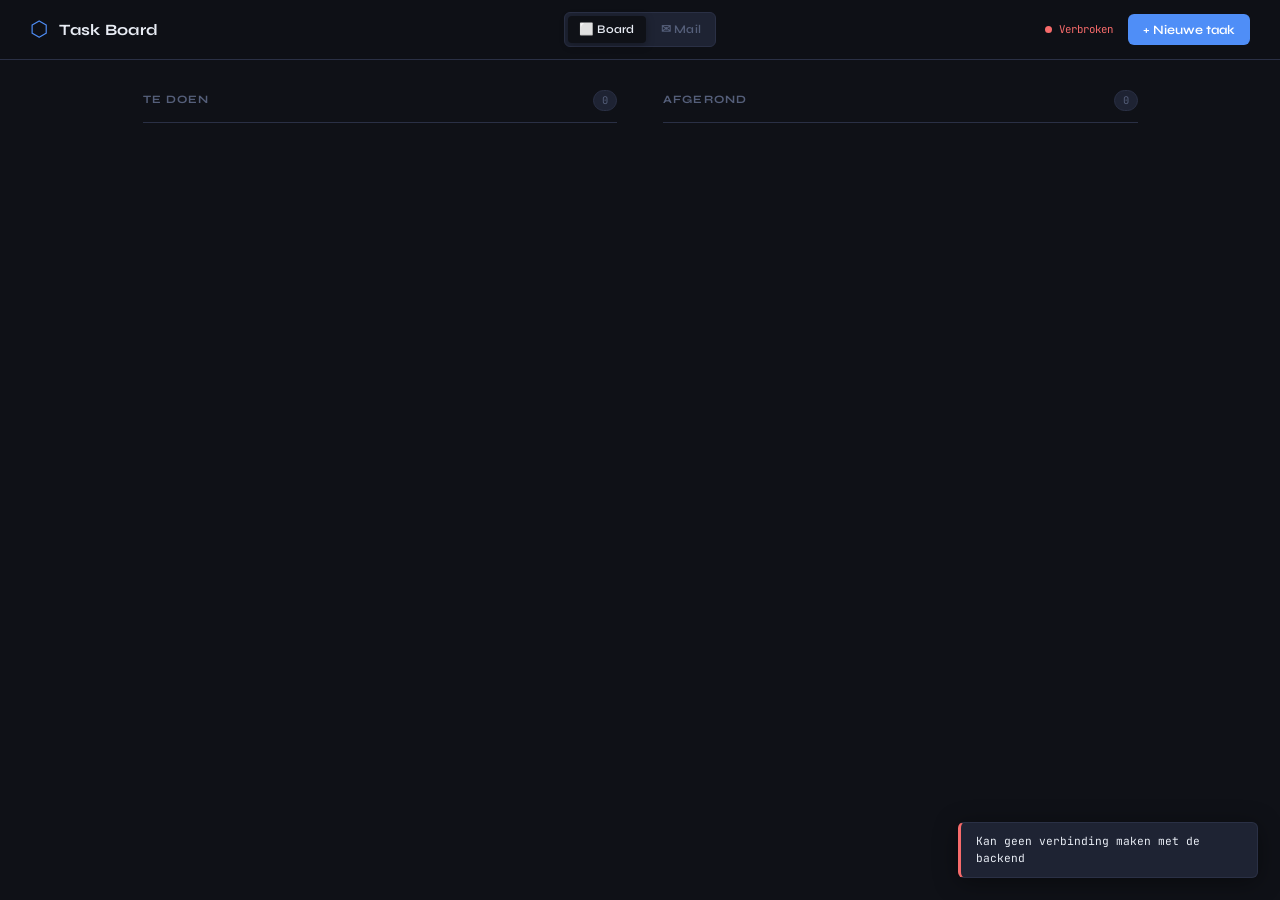
<file: frontend/index.html>
<!DOCTYPE html>
<html lang="nl">

<head>
    <meta charset="UTF-8" />
    <meta name="viewport" content="width=device-width, initial-scale=1.0" />
    <title>Task Board</title>
    <link rel="preconnect" href="https://fonts.googleapis.com" />
    <link rel="preconnect" href="https://fonts.gstatic.com" crossorigin />
    <link
        href="https://fonts.googleapis.com/css2?family=Syne:wght@400;600;700;800&family=JetBrains+Mono:wght@400;500&display=swap"
        rel="stylesheet" />
    <link rel="stylesheet" href="style.css" />
</head>

<body>
    <!-- Header -->
    <header class="header">
        <div class="header-left">
            <span class="logo">⬡</span>
            <h1 class="header-title">Task Board</h1>
        </div>

        <!-- Navigatie tussen Board en Mail -->
        <nav class="nav" aria-label="Paginanavigatie">
            <a href="index.html" class="nav-link active">⬜ Board</a>
            <a href="mail.html" class="nav-link">✉ Mail</a>
        </nav>

        <div class="header-right">
            <div class="ws-indicator" id="ws-indicator">
                <span class="ws-dot"></span>
                <span class="ws-label" id="ws-label">Verbinden…</span>
            </div>
            <button class="btn-primary" id="btn-new-task">+ Nieuwe taak</button>
        </div>
    </header>

    <!-- Main columns -->
    <main class="board">
        <section class="column" id="col-todo">
            <div class="column-header">
                <span class="column-title">Te doen</span>
                <span class="column-count" id="count-todo">0</span>
            </div>
            <div class="task-list" id="list-todo"></div>
        </section>

        <div class="column-divider"></div>

        <section class="column" id="col-done">
            <div class="column-header">
                <span class="column-title">Afgerond</span>
                <span class="column-count" id="count-done">0</span>
            </div>
            <div class="task-list" id="list-done"></div>
        </section>
    </main>

    <!-- Empty state -->
    <div class="empty-state hidden" id="empty-state">
        <span class="empty-icon">◫</span>
        <p>Geen taken. Maak er een aan.</p>
    </div>

    <!-- Modal -->
    <div class="modal-backdrop hidden" id="modal-backdrop">
        <div class="modal" role="dialog" aria-modal="true" aria-labelledby="modal-title">
            <div class="modal-header">
                <h2 class="modal-title" id="modal-title">Nieuwe taak</h2>
                <button class="modal-close" id="modal-close" aria-label="Sluiten">✕</button>
            </div>
            <div class="modal-body">
                <div class="field">
                    <label class="field-label" for="input-title">Titel <span class="required">*</span></label>
                    <input class="field-input" id="input-title" type="text" placeholder="Wat moet er gebeuren?"
                        autocomplete="off" />
                </div>
                <div class="field">
                    <label class="field-label" for="input-location">Locatie</label>
                    <input class="field-input" id="input-location" type="text" placeholder="Bijv. Gent, Leuven…"
                        autocomplete="off" />
                    <span class="field-hint" id="weather-hint"></span>
                </div>
                <div class="field">
                    <label class="field-label" for="input-deadline">Deadline</label>
                    <input class="field-input" id="input-deadline" type="datetime-local" />
                    <button class="clear-btn" id="btn-clear-deadline" type="button">Verwijder deadline</button>
                </div>
                <div class="field" id="field-status" style="display:none">
                    <label class="field-label" for="input-status">Status</label>
                    <select class="field-input" id="input-status">
                        <option value="todo">Te doen</option>
                        <option value="done">Afgerond</option>
                    </select>
                </div>
            </div>
            <div class="modal-footer">
                <span class="modal-error" id="modal-error"></span>
                <button class="btn-ghost" id="btn-cancel">Annuleer</button>
                <button class="btn-primary" id="btn-save">Opslaan</button>
            </div>
        </div>
    </div>

    <!-- Conflict modal -->
    <div class="modal-backdrop hidden" id="conflict-backdrop">
        <div class="modal modal-sm" role="alertdialog">
            <div class="modal-header">
                <h2 class="modal-title">⚡ Versieconflict</h2>
            </div>
            <div class="modal-body">
                <p class="conflict-text">
                    Deze taak werd gewijzigd door een ander kanaal terwijl jij hem aan het bewerken was.<br />
                    De pagina is bijgewerkt met de laatste versie.
                </p>
            </div>
            <div class="modal-footer">
                <button class="btn-primary" id="btn-conflict-ok">Begrepen</button>
            </div>
        </div>
    </div>

    <!-- Toast container -->
    <div class="toast-container" id="toast-container"></div>

    <script src="app.js"></script>
</body>

</html>
</file>
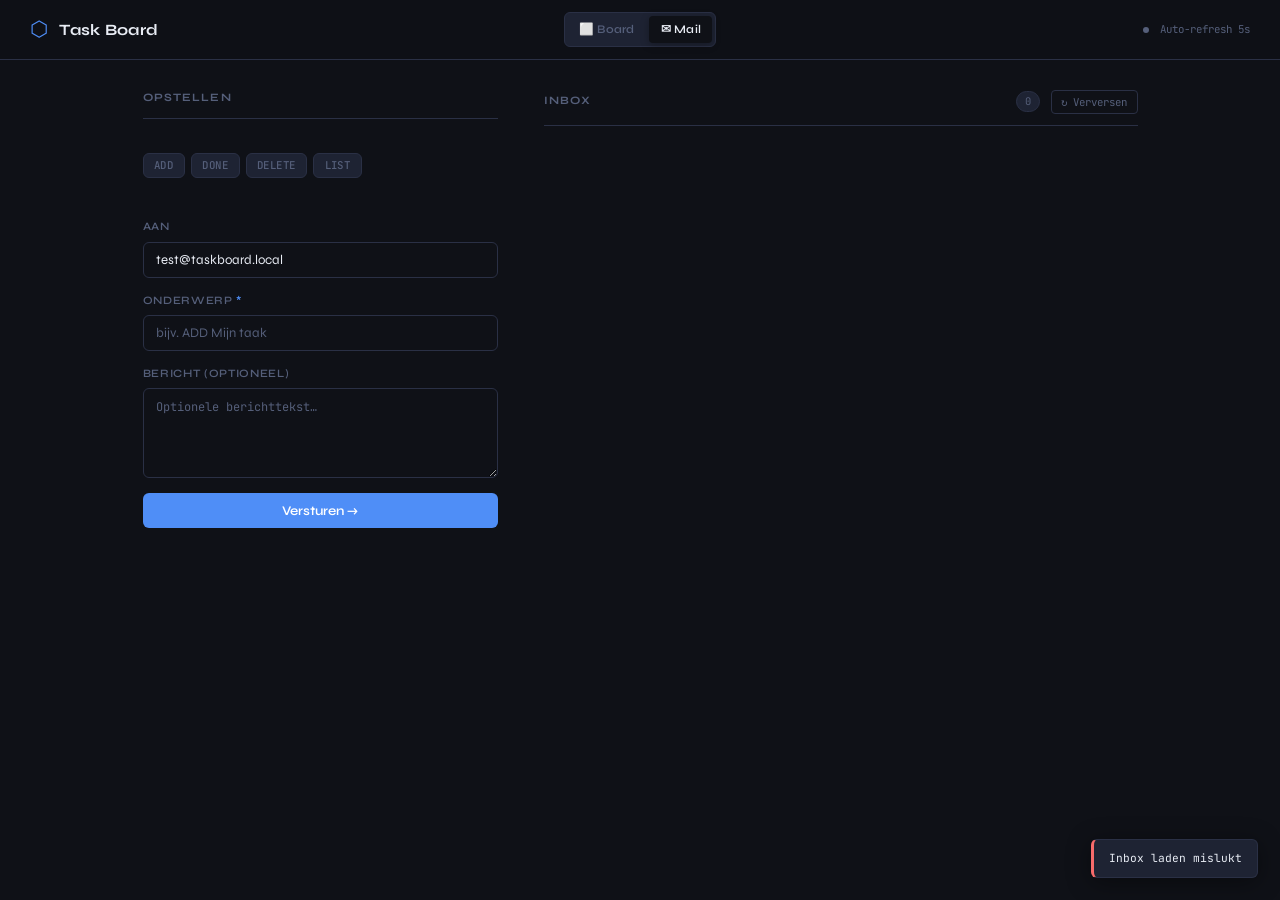
<file: frontend/mail.html>
<!DOCTYPE html>
<html lang="nl">

<head>
    <meta charset="UTF-8" />
    <meta name="viewport" content="width=device-width, initial-scale=1.0" />
    <title>Task Board - Mail</title>
    <link rel="preconnect" href="https://fonts.googleapis.com" />
    <link rel="preconnect" href="https://fonts.gstatic.com" crossorigin />
    <link
        href="https://fonts.googleapis.com/css2?family=Syne:wght@400;600;700;800&family=JetBrains+Mono:wght@400;500&display=swap"
        rel="stylesheet" />
    <link rel="stylesheet" href="style.css" />
    <style>
        /* ===========================
       Mail layout (two-column)
       =========================== */
        .mail-layout {
            display: grid;
            grid-template-columns: 400px 1px 1fr;
            gap: 0;
            max-width: 1100px;
            margin: 0 auto;
            padding: 2rem 2rem 4rem;
            min-height: calc(100vh - 60px);
        }

        /* ===========================
       Panel (shared)
       =========================== */
        .panel {
            padding: 0 1.5rem;
        }

        .panel-header {
            display: flex;
            align-items: center;
            gap: 0.75rem;
            margin-bottom: 1.25rem;
            padding-bottom: 0.75rem;
            border-bottom: 1px solid var(--border);
        }

        .panel-title {
            font-size: 0.75rem;
            font-weight: 700;
            text-transform: uppercase;
            letter-spacing: 0.1em;
            color: var(--text-3);
            flex: 1;
        }

        .inbox-count {
            font-family: var(--font-mono);
            font-size: 0.7rem;
            background: var(--surface-2);
            color: var(--text-3);
            padding: 0.1rem 0.45rem;
            border-radius: 20px;
            border: 1px solid var(--border);
            min-width: 24px;
            text-align: center;
        }

        /* ===========================
       Compose panel
       =========================== */
        .compose-panel {
            display: flex;
            flex-direction: column;
            gap: 1rem;
        }

        /* Quick-command shortcut buttons */
        .cmd-row {
            display: flex;
            gap: 0.4rem;
            flex-wrap: wrap;
        }

        .cmd-btn {
            background: var(--surface-2);
            border: 1px solid var(--border);
            color: var(--text-3);
            padding: 0.3rem 0.7rem;
            border-radius: var(--radius-sm);
            font-family: var(--font-mono);
            font-size: 0.72rem;
            font-weight: 500;
            cursor: pointer;
            transition: border-color var(--transition), color var(--transition), background var(--transition);
            letter-spacing: 0.04em;
        }

        .cmd-btn:hover {
            border-color: var(--accent);
            color: var(--accent);
            background: var(--accent-dim);
        }

        /* Command syntax hint */
        .cmd-hint {
            font-family: var(--font-mono);
            font-size: 0.7rem;
            color: var(--green);
            min-height: 1.1em;
            transition: color var(--transition);
        }

        /* Body textarea override */
        textarea.field-input {
            resize: vertical;
            min-height: 90px;
            font-family: var(--font-mono);
            font-size: 0.8rem;
            line-height: 1.6;
        }

        /* Send button full width */
        #btn-send {
            width: 100%;
            padding: 0.65rem 1rem;
            font-size: 0.88rem;
        }

        #btn-send:disabled {
            opacity: 0.5;
            cursor: not-allowed;
            transform: none;
        }

        .send-error {
            font-family: var(--font-mono);
            font-size: 0.72rem;
            color: var(--red);
            min-height: 1em;
        }

        /* ===========================
       Inbox panel
       =========================== */
        .inbox-panel {
            display: flex;
            flex-direction: column;
            gap: 0;
        }

        .last-update {
            font-family: var(--font-mono);
            font-size: 0.68rem;
            color: var(--text-3);
            margin-bottom: 1rem;
            min-height: 1em;
        }

        .btn-refresh {
            font-family: var(--font-mono);
            font-size: 0.72rem;
            padding: 0.25rem 0.6rem;
            border-radius: 4px;
            background: transparent;
            border: 1px solid var(--border);
            color: var(--text-3);
            cursor: pointer;
            transition: border-color var(--transition), color var(--transition);
        }

        .btn-refresh:hover {
            border-color: var(--border-hover);
            color: var(--text-2);
        }

        .mail-list {
            display: flex;
            flex-direction: column;
            gap: 0.5rem;
        }

        /* ===========================
       Mail card
       =========================== */
        .mail-card {
            background: var(--surface);
            border: 1px solid var(--border);
            border-radius: var(--radius);
            overflow: hidden;
            transition: border-color var(--transition);
        }

        .mail-card.is-new {
            animation: card-in 200ms ease both;
        }

        @keyframes card-in {
            from {
                opacity: 0;
                transform: translateY(4px);
            }

            to {
                opacity: 1;
                transform: translateY(0);
            }
        }

        .mail-card:hover {
            border-color: var(--border-hover);
        }

        /* Command = subtle accent left border */
        .mail-card.command {
            border-left: 3px solid var(--accent-dim);
        }

        /* Reply  = subtle green left border */
        .mail-card.reply {
            border-left: 3px solid var(--green-dim);
        }

        .mail-card-header {
            padding: 0.75rem 1rem;
            cursor: pointer;
            user-select: none;
            display: flex;
            flex-direction: column;
            gap: 0.35rem;
        }

        .mail-card-top {
            display: flex;
            align-items: center;
            gap: 0.5rem;
            min-width: 0;
        }

        .mail-type-badge {
            flex-shrink: 0;
            font-family: var(--font-mono);
            font-size: 0.63rem;
            font-weight: 500;
            padding: 0.1rem 0.45rem;
            border-radius: 4px;
            letter-spacing: 0.04em;
        }

        .mail-type-badge.command {
            background: var(--accent-dim);
            color: var(--accent);
            border: 1px solid rgba(79, 142, 247, 0.2);
        }

        .mail-type-badge.reply {
            background: var(--green-dim);
            color: var(--green);
            border: 1px solid rgba(62, 207, 142, 0.2);
        }

        .mail-subject {
            font-size: 0.88rem;
            font-weight: 600;
            color: var(--text);
            white-space: nowrap;
            overflow: hidden;
            text-overflow: ellipsis;
            flex: 1;
            min-width: 0;
        }

        .mail-meta {
            display: flex;
            align-items: center;
            gap: 0.75rem;
        }

        .mail-from {
            font-family: var(--font-mono);
            font-size: 0.68rem;
            color: var(--text-3);
            flex: 1;
            white-space: nowrap;
            overflow: hidden;
            text-overflow: ellipsis;
        }

        .mail-date {
            font-family: var(--font-mono);
            font-size: 0.65rem;
            color: var(--text-3);
            white-space: nowrap;
            flex-shrink: 0;
        }

        .mail-expand-icon {
            font-size: 0.7rem;
            color: var(--text-3);
            transition: transform var(--transition);
            flex-shrink: 0;
        }

        .mail-card.expanded .mail-expand-icon {
            transform: rotate(180deg);
        }

        /* Collapsed body: hidden */
        .mail-card-body {
            display: none;
            padding: 0 1rem 0.85rem;
            border-top: 1px solid var(--border);
        }

        .mail-card.expanded .mail-card-body {
            display: block;
        }

        .mail-body {
            font-family: var(--font-mono);
            font-size: 0.75rem;
            color: var(--text-2);
            line-height: 1.7;
            white-space: pre-wrap;
            word-break: break-word;
            padding-top: 0.75rem;
        }

        .mail-body-empty {
            color: var(--text-3);
            font-style: italic;
        }

        /* ===========================
       Polling indicator
       =========================== */
        .poll-dot {
            display: inline-block;
            width: 6px;
            height: 6px;
            border-radius: 50%;
            background: var(--text-3);
            margin-right: 0.3rem;
            vertical-align: middle;
            transition: background 0.2s;
        }

        .poll-dot.active {
            background: var(--green);
            box-shadow: 0 0 5px var(--green);
        }

        /* ===========================
       Responsive
       =========================== */
        @media (max-width: 760px) {
            .mail-layout {
                grid-template-columns: 1fr;
                grid-template-rows: auto 1px auto;
                padding: 1.25rem 1rem 3rem;
            }

            .panel {
                padding: 0;
            }

            .column-divider {
                margin: 1.5rem 0;
                height: 1px;
                width: 100%;
            }

            .header-title {
                display: none;
            }
        }
    </style>
</head>

<body>
    <!-- Header -->
    <header class="header">
        <div class="header-left">
            <span class="logo">⬡</span>
            <h1 class="header-title">Task Board</h1>
        </div>
        <nav class="nav" aria-label="Paginanavigatie">
            <a href="index.html" class="nav-link">⬜ Board</a>
            <a href="mail.html" class="nav-link active">✉ Mail</a>
        </nav>
        <div class="header-right">
            <span class="ws-indicator" id="poll-indicator">
                <span class="poll-dot" id="poll-dot"></span>
                <span class="ws-label" id="poll-label"
                    style="font-family: var(--font-mono); font-size: 0.72rem; color: var(--text-3);">Laden…</span>
            </span>
        </div>
    </header>

    <!-- Mail layout -->
    <main class="mail-layout">

        <!-- LEFT: Compose -->
        <section class="panel compose-panel" aria-label="E-mail opstellen">
            <div class="panel-header">
                <span class="panel-title">Opstellen</span>
            </div>

            <!-- Quick-command shortcuts -->
            <div class="cmd-row" role="group" aria-label="Snelcommando's">
                <button class="cmd-btn" data-cmd="ADD ">ADD</button>
                <button class="cmd-btn" data-cmd="DONE ">DONE</button>
                <button class="cmd-btn" data-cmd="DELETE ">DELETE</button>
                <button class="cmd-btn" data-cmd="LIST">LIST</button>
            </div>

            <!-- Hint -->
            <div class="cmd-hint" id="cmd-hint" aria-live="polite"></div>

            <!-- Fields -->
            <div class="field">
                <label class="field-label" for="input-to">Aan</label>
                <input class="field-input" id="input-to" type="email" value="test@taskboard.local"
                    autocomplete="off" />
            </div>

            <div class="field">
                <label class="field-label" for="input-subject">
                    Onderwerp <span class="required">*</span>
                </label>
                <input class="field-input" id="input-subject" type="text" placeholder="bijv. ADD Mijn taak"
                    autocomplete="off" />
            </div>

            <div class="field">
                <label class="field-label" for="input-body">Bericht (optioneel)</label>
                <textarea class="field-input" id="input-body" placeholder="Optionele berichttekst…"></textarea>
            </div>

            <button class="btn-primary" id="btn-send">Versturen →</button>
            <span class="send-error" id="send-error" role="alert"></span>
        </section>

        <!-- Divider -->
        <div class="column-divider" aria-hidden="true"></div>

        <!-- RIGHT: Inbox -->
        <section class="panel inbox-panel" aria-label="Inbox">
            <div class="panel-header">
                <span class="panel-title">Inbox</span>
                <span class="inbox-count" id="inbox-count" aria-label="Aantal berichten">0</span>
                <button class="btn-refresh" id="btn-refresh" title="Verversen">↻ Verversen</button>
            </div>

            <div class="last-update" id="last-update" aria-live="polite"></div>

            <div class="mail-list" id="mail-list" role="list"></div>

            <div class="empty-state hidden" id="inbox-empty" aria-live="polite">
                <span class="empty-icon">✉</span>
                <p>Geen berichten. Verstuur een commando om te beginnen.</p>
            </div>
        </section>

    </main>

    <!-- Toast container -->
    <div class="toast-container" id="toast-container" aria-live="polite"></div>

    <script src="mail.js"></script>
</body>

</html>
</file>
<file: frontend/style.css>
/* ===========================
   CSS Variables
   =========================== */
:root {
    --bg: #0f1117;
    --surface: #181c27;
    --surface-2: #1e2333;
    --border: #2a3045;
    --border-hover: #3d4a6b;

    --text: #e8ecf4;
    --text-2: #8b95b0;
    --text-3: #555f7a;

    --accent: #4f8ef7;
    --accent-dim: #1e3a6e;
    --green: #3ecf8e;
    --green-dim: #0d3324;
    --red: #f76b6b;
    --red-dim: #3d1a1a;
    --amber: #f5a623;
    --amber-dim: #3d2a0a;

    --radius: 10px;
    --radius-sm: 6px;
    --shadow: 0 4px 24px rgba(0, 0, 0, 0.4);
    --shadow-sm: 0 2px 8px rgba(0, 0, 0, 0.3);

    --font-ui: 'Syne', sans-serif;
    --font-mono: 'JetBrains Mono', monospace;

    --transition: 200ms cubic-bezier(0.4, 0, 0.2, 1);
}

/* ===========================
   Reset & Base
   =========================== */
*,
*::before,
*::after {
    box-sizing: border-box;
    margin: 0;
    padding: 0;
}

html {
    font-size: 15px;
}

body {
    background: var(--bg);
    color: var(--text);
    font-family: var(--font-ui);
    min-height: 100vh;
    line-height: 1.5;
    -webkit-font-smoothing: antialiased;
}

.header {
    position: sticky;
    top: 0;
    z-index: 100;
    display: grid;
    grid-template-columns: 1fr auto 1fr;
    align-items: center;
    padding: 0 2rem;
    height: 60px;
    background: rgba(15, 17, 23, 0.85);
    backdrop-filter: blur(12px);
    border-bottom: 1px solid var(--border);
}

.header-left {
    display: flex;
    align-items: center;
    gap: 0.75rem;
}

.logo {
    font-size: 1.4rem;
    color: var(--accent);
    line-height: 1;
}

.header-title {
    font-size: 1.05rem;
    font-weight: 700;
    letter-spacing: 0.02em;
    color: var(--text);
}

.header-right {
    display: flex;
    align-items: center;
    gap: 1rem;
    justify-self: end;
}

/* ===========================
   WebSocket indicator
   =========================== */
.ws-indicator {
    display: flex;
    align-items: center;
    gap: 0.45rem;
    font-family: var(--font-mono);
    font-size: 0.72rem;
    color: var(--text-3);
}

.ws-dot {
    width: 7px;
    height: 7px;
    border-radius: 50%;
    background: var(--text-3);
    transition: background var(--transition);
}

.ws-indicator.connected .ws-dot {
    background: var(--green);
    box-shadow: 0 0 6px var(--green);
}

.ws-indicator.connected .ws-label {
    color: var(--green);
}

.ws-indicator.disconnected .ws-dot {
    background: var(--red);
}

.ws-indicator.disconnected .ws-label {
    color: var(--red);
}

/* ===========================
   Buttons
   =========================== */
.btn-primary {
    background: var(--accent);
    color: #fff;
    border: none;
    padding: 0.5rem 1rem;
    border-radius: var(--radius-sm);
    font-family: var(--font-ui);
    font-size: 0.85rem;
    font-weight: 600;
    cursor: pointer;
    transition: opacity var(--transition), transform var(--transition);
    white-space: nowrap;
}

.btn-primary:hover {
    opacity: 0.88;
}

.btn-primary:active {
    transform: scale(0.97);
}

.btn-ghost {
    background: transparent;
    color: var(--text-2);
    border: 1px solid var(--border);
    padding: 0.5rem 1rem;
    border-radius: var(--radius-sm);
    font-family: var(--font-ui);
    font-size: 0.85rem;
    font-weight: 600;
    cursor: pointer;
    transition: border-color var(--transition), color var(--transition);
}

.btn-ghost:hover {
    border-color: var(--border-hover);
    color: var(--text);
}

.btn-icon {
    background: transparent;
    border: 1px solid transparent;
    color: var(--text-3);
    padding: 0.3rem;
    border-radius: var(--radius-sm);
    cursor: pointer;
    font-size: 0.8rem;
    line-height: 1;
    transition: background var(--transition), color var(--transition), border-color var(--transition);
    display: flex;
    align-items: center;
    justify-content: center;
    width: 28px;
    height: 28px;
}

.btn-icon:hover {
    background: var(--surface-2);
    border-color: var(--border);
    color: var(--text);
}

.btn-icon.danger:hover {
    background: var(--red-dim);
    border-color: var(--red);
    color: var(--red);
}

.btn-icon.complete:hover {
    background: var(--green-dim);
    border-color: var(--green);
    color: var(--green);
}

.clear-btn {
    background: transparent;
    border: none;
    color: var(--text-3);
    font-family: var(--font-mono);
    font-size: 0.7rem;
    cursor: pointer;
    padding: 0;
    margin-top: 0.35rem;
    transition: color var(--transition);
}

.clear-btn:hover {
    color: var(--red);
}

/* ===========================
   Board layout
   =========================== */
.board {
    display: grid;
    grid-template-columns: 1fr 1px 1fr;
    gap: 0;
    max-width: 1100px;
    margin: 0 auto;
    padding: 2rem 2rem 4rem;
    min-height: calc(100vh - 60px);
}

.column {
    padding: 0 1.5rem;
}

.column-divider {
    background: var(--border);
    margin: 0 0.5rem;
    border-radius: 1px;
}

.column-header {
    display: flex;
    align-items: center;
    justify-content: space-between;
    margin-bottom: 1.25rem;
    padding-bottom: 0.75rem;
    border-bottom: 1px solid var(--border);
}

.column-title {
    font-size: 0.75rem;
    font-weight: 700;
    text-transform: uppercase;
    letter-spacing: 0.1em;
    color: var(--text-3);
}

.column-count {
    font-family: var(--font-mono);
    font-size: 0.7rem;
    background: var(--surface-2);
    color: var(--text-3);
    padding: 0.1rem 0.45rem;
    border-radius: 20px;
    border: 1px solid var(--border);
    min-width: 24px;
    text-align: center;
}

.task-list {
    display: flex;
    flex-direction: column;
    gap: 0.65rem;
}

/* ===========================
   Task card
   =========================== */
.task-card {
    background: var(--surface);
    border: 1px solid var(--border);
    border-radius: var(--radius);
    padding: 0.9rem 1rem;
    transition: border-color var(--transition), box-shadow var(--transition), transform var(--transition);
    animation: card-in 200ms ease both;
}

@keyframes card-in {
    from {
        opacity: 0;
        transform: translateY(6px);
    }

    to {
        opacity: 1;
        transform: translateY(0);
    }
}

.task-card:hover {
    border-color: var(--border-hover);
    box-shadow: var(--shadow-sm);
}

.task-card.done {
    opacity: 0.55;
}

.task-card-top {
    display: flex;
    align-items: flex-start;
    gap: 0.75rem;
}

.task-check {
    flex-shrink: 0;
    width: 18px;
    height: 18px;
    border-radius: 50%;
    border: 2px solid var(--border-hover);
    margin-top: 2px;
    cursor: pointer;
    transition: background var(--transition), border-color var(--transition);
    display: flex;
    align-items: center;
    justify-content: center;
    font-size: 0.6rem;
    color: transparent;
}

.task-check:hover {
    border-color: var(--green);
}

.task-card.done .task-check {
    background: var(--green);
    border-color: var(--green);
    color: #000;
}

.task-body {
    flex: 1;
    min-width: 0;
}

.task-title {
    font-size: 0.92rem;
    font-weight: 600;
    color: var(--text);
    word-break: break-word;
    line-height: 1.4;
}

.task-card.done .task-title {
    text-decoration: line-through;
    color: var(--text-3);
}

.task-meta {
    display: flex;
    flex-wrap: wrap;
    gap: 0.4rem;
    margin-top: 0.5rem;
}

.meta-tag {
    display: inline-flex;
    align-items: center;
    gap: 0.25rem;
    font-family: var(--font-mono);
    font-size: 0.68rem;
    color: var(--text-3);
    background: var(--surface-2);
    border: 1px solid var(--border);
    padding: 0.1rem 0.45rem;
    border-radius: 4px;
}

.meta-tag.location {
    color: var(--accent);
    border-color: var(--accent-dim);
    background: rgba(79, 142, 247, 0.06);
}

.meta-tag.deadline {
    color: var(--amber);
    border-color: var(--amber-dim);
    background: rgba(245, 166, 35, 0.06);
}

.meta-tag.deadline.overdue {
    color: var(--red);
    border-color: var(--red-dim);
    background: rgba(247, 107, 107, 0.06);
}

.meta-tag.weather {
    color: var(--green);
    border-color: var(--green-dim);
    background: rgba(62, 207, 142, 0.06);
}

.meta-tag.version {
    color: var(--text-3);
}

.task-actions {
    display: flex;
    gap: 0.25rem;
    flex-shrink: 0;
    opacity: 0;
    transition: opacity var(--transition);
}

.task-card:hover .task-actions {
    opacity: 1;
}

/* ===========================
   Empty state
   =========================== */
.empty-state {
    text-align: center;
    padding: 5rem 2rem;
    color: var(--text-3);
}

.empty-icon {
    display: block;
    font-size: 3rem;
    margin-bottom: 1rem;
    opacity: 0.3;
}

.empty-state p {
    font-size: 0.9rem;
}

/* ===========================
   Modal
   =========================== */
.modal-backdrop {
    position: fixed;
    inset: 0;
    background: rgba(0, 0, 0, 0.6);
    backdrop-filter: blur(4px);
    display: flex;
    align-items: center;
    justify-content: center;
    z-index: 200;
    animation: fade-in 150ms ease both;
}

@keyframes fade-in {
    from {
        opacity: 0;
    }

    to {
        opacity: 1;
    }
}

.modal {
    background: var(--surface);
    border: 1px solid var(--border);
    border-radius: var(--radius);
    box-shadow: var(--shadow);
    width: 100%;
    max-width: 460px;
    animation: modal-in 200ms cubic-bezier(0.34, 1.56, 0.64, 1) both;
}

.modal-sm {
    max-width: 360px;
}

@keyframes modal-in {
    from {
        opacity: 0;
        transform: scale(0.94) translateY(8px);
    }

    to {
        opacity: 1;
        transform: scale(1) translateY(0);
    }
}

.modal-header {
    display: flex;
    align-items: center;
    justify-content: space-between;
    padding: 1.1rem 1.25rem 0.75rem;
    border-bottom: 1px solid var(--border);
}

.modal-title {
    font-size: 1rem;
    font-weight: 700;
}

.modal-close {
    background: transparent;
    border: none;
    color: var(--text-3);
    font-size: 0.9rem;
    cursor: pointer;
    padding: 0.25rem;
    border-radius: 4px;
    transition: color var(--transition), background var(--transition);
    line-height: 1;
}

.modal-close:hover {
    color: var(--text);
    background: var(--surface-2);
}

.modal-body {
    padding: 1.1rem 1.25rem;
    display: flex;
    flex-direction: column;
    gap: 1rem;
}

.modal-footer {
    display: flex;
    align-items: center;
    justify-content: flex-end;
    gap: 0.6rem;
    padding: 0.75rem 1.25rem 1.1rem;
    border-top: 1px solid var(--border);
}

.modal-error {
    flex: 1;
    font-family: var(--font-mono);
    font-size: 0.72rem;
    color: var(--red);
    min-height: 1em;
}

.conflict-text {
    font-size: 0.88rem;
    color: var(--text-2);
    line-height: 1.6;
}

/* ===========================
   Form fields
   =========================== */
.field {
    display: flex;
    flex-direction: column;
    gap: 0.35rem;
}

.field-label {
    font-size: 0.75rem;
    font-weight: 600;
    text-transform: uppercase;
    letter-spacing: 0.06em;
    color: var(--text-3);
}

.required {
    color: var(--accent);
}

.field-input {
    background: var(--bg);
    border: 1px solid var(--border);
    border-radius: var(--radius-sm);
    padding: 0.6rem 0.8rem;
    color: var(--text);
    font-family: var(--font-ui);
    font-size: 0.88rem;
    outline: none;
    transition: border-color var(--transition), box-shadow var(--transition);
    width: 100%;
}

.field-input:focus {
    border-color: var(--accent);
    box-shadow: 0 0 0 2px rgba(79, 142, 247, 0.15);
}

.field-input::placeholder {
    color: var(--text-3);
}

select.field-input {
    cursor: pointer;
}

.field-hint {
    font-family: var(--font-mono);
    font-size: 0.7rem;
    color: var(--green);
    min-height: 1em;
}

/* ===========================
   Toast
   =========================== */
.toast-container {
    position: fixed;
    bottom: 1.5rem;
    right: 1.5rem;
    z-index: 300;
    display: flex;
    flex-direction: column;
    gap: 0.5rem;
    pointer-events: none;
}

.toast {
    background: var(--surface-2);
    border: 1px solid var(--border);
    border-radius: var(--radius-sm);
    padding: 0.65rem 1rem;
    font-family: var(--font-mono);
    font-size: 0.75rem;
    color: var(--text);
    box-shadow: var(--shadow);
    pointer-events: all;
    animation: toast-in 250ms ease both;
    max-width: 300px;
}

.toast.success {
    border-left: 3px solid var(--green);
}

.toast.error {
    border-left: 3px solid var(--red);
}

.toast.info {
    border-left: 3px solid var(--accent);
}

@keyframes toast-in {
    from {
        opacity: 0;
        transform: translateX(12px);
    }

    to {
        opacity: 1;
        transform: translateX(0);
    }
}

@keyframes toast-out {
    from {
        opacity: 1;
        transform: translateX(0);
    }

    to {
        opacity: 0;
        transform: translateX(12px);
    }
}

/* ===========================
   Utility
   =========================== */
.hidden {
    display: none !important;
}

/* ===========================
   Scrollbar
   =========================== */
::-webkit-scrollbar {
    width: 6px;
}

::-webkit-scrollbar-track {
    background: var(--bg);
}

::-webkit-scrollbar-thumb {
    background: var(--border);
    border-radius: 3px;
}

::-webkit-scrollbar-thumb:hover {
    background: var(--border-hover);
}

/* ===========================
   Responsive
   =========================== */
@media (max-width: 680px) {
    .board {
        grid-template-columns: 1fr;
        grid-template-rows: auto 1px auto;
        padding: 1.25rem 1rem 3rem;
    }

    .column {
        padding: 0;
    }

    .column-divider {
        margin: 0.5rem 0;
        height: 1px;
        width: 100%;
    }

    .header {
        padding: 0 1rem;
    }

    .header-title {
        display: none;
    }
}

/* ===========================
   Navigation links
   =========================== */

.nav {
    display: flex;
    align-items: center;
    gap: 0.25rem;
    background: var(--surface-2);
    border: 1px solid var(--border);
    border-radius: var(--radius-sm);
    padding: 0.2rem;
}

.nav-link {
    display: inline-flex;
    align-items: center;
    gap: 0.4rem;
    padding: 0.3rem 0.75rem;
    border-radius: 4px;
    font-family: var(--font-ui);
    font-size: 0.78rem;
    font-weight: 600;
    color: var(--text-3);
    text-decoration: none;
    transition: background var(--transition), color var(--transition);
    letter-spacing: 0.02em;
}

.nav-link:hover {
    color: var(--text-2);
    background: var(--surface);
}

.nav-link.active {
    background: var(--bg);
    color: var(--text);
    box-shadow: var(--shadow-sm);
}
</file>
